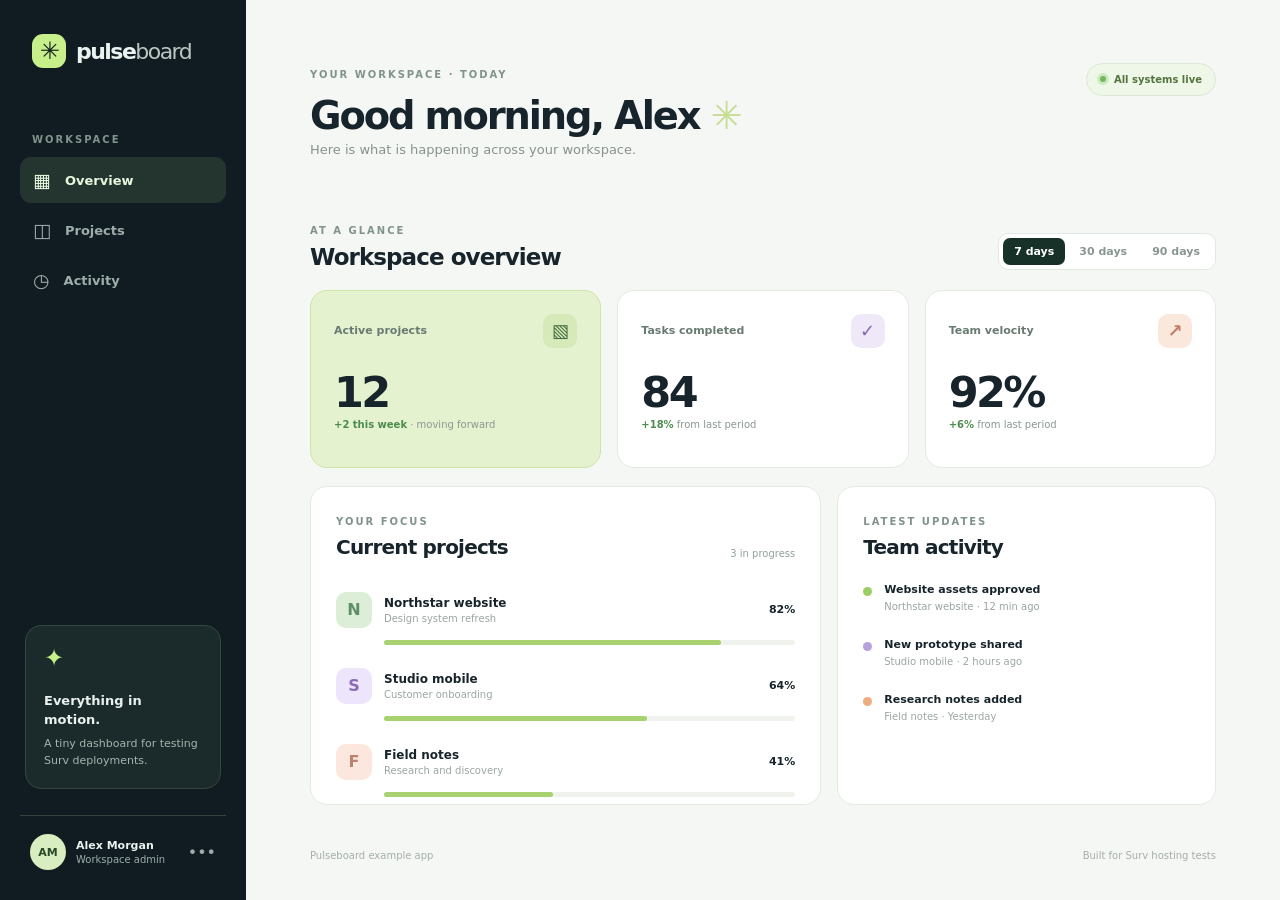
<file: examples/pulseboard/index.html>
<!doctype html>
<html lang="en">
  <head>
    <meta charset="utf-8">
    <meta name="viewport" content="width=device-width, initial-scale=1">
    <meta name="theme-color" content="#111b22">
    <title>Pulseboard — team overview</title>
    <link rel="stylesheet" href="assets/style.css">
    <script src="assets/app.js" defer></script>
  </head>
  <body>
    <div class="app-shell">
      <aside class="sidebar">
        <a class="brand" href="./" aria-label="Pulseboard home"><span class="brand-icon">✳</span><span>pulse<span class="brand-light">board</span></span></a>
        <p class="nav-label">WORKSPACE</p>
        <nav aria-label="Main navigation">
          <a class="nav-item active" href="#overview"><span>▦</span> Overview</a>
          <a class="nav-item" href="#projects"><span>◫</span> Projects</a>
          <a class="nav-item" href="#activity"><span>◷</span> Activity</a>
        </nav>
        <div class="sidebar-note"><span class="note-spark">✦</span><strong>Everything in motion.</strong><p>A tiny dashboard for testing Surv deployments.</p></div>
        <div class="profile"><span class="avatar">AM</span><span><strong>Alex Morgan</strong><small>Workspace admin</small></span><span class="profile-dots">•••</span></div>
      </aside>
      <main id="overview" class="main-content">
        <header class="topbar"><div><span class="eyebrow">YOUR WORKSPACE · TODAY</span><h1>Good morning, Alex <span class="wave">✳</span></h1><p>Here is what is happening across your workspace.</p></div><span class="live-badge"><i></i> All systems live</span></header>
        <section class="overview-head" aria-label="Overview controls"><div><span class="eyebrow">AT A GLANCE</span><h2>Workspace overview</h2></div><div class="range-switch" role="group" aria-label="Date range"><button type="button" data-range="7" aria-pressed="true">7 days</button><button type="button" data-range="30" aria-pressed="false">30 days</button><button type="button" data-range="90" aria-pressed="false">90 days</button></div></section>
        <section class="stats" aria-label="Key metrics"><article class="stat-card accent"><div class="stat-top"><span>Active projects</span><span class="stat-icon">▧</span></div><strong id="projects-value">12</strong><p><span id="projects-change">+2 this week</span> · moving forward</p></article><article class="stat-card"><div class="stat-top"><span>Tasks completed</span><span class="stat-icon violet">✓</span></div><strong id="tasks-value">84</strong><p><span id="tasks-change">+18%</span> from last period</p></article><article class="stat-card"><div class="stat-top"><span>Team velocity</span><span class="stat-icon peach">↗</span></div><strong id="velocity-value">92%</strong><p><span id="velocity-change">+6%</span> from last period</p></article></section>
        <div class="content-grid"><section id="projects" class="panel"><div class="panel-heading"><div><span class="eyebrow">YOUR FOCUS</span><h2>Current projects</h2></div><span class="panel-count">3 in progress</span></div><div class="project-row"><span class="project-mark mint">N</span><div><strong>Northstar website</strong><small>Design system refresh</small></div><span class="project-progress">82%</span></div><div class="progress-track"><i style="width:82%"></i></div><div class="project-row"><span class="project-mark lavender">S</span><div><strong>Studio mobile</strong><small>Customer onboarding</small></div><span class="project-progress">64%</span></div><div class="progress-track"><i style="width:64%"></i></div><div class="project-row"><span class="project-mark coral">F</span><div><strong>Field notes</strong><small>Research and discovery</small></div><span class="project-progress">41%</span></div><div class="progress-track"><i style="width:41%"></i></div></section><section id="activity" class="panel activity-panel"><div class="panel-heading"><div><span class="eyebrow">LATEST UPDATES</span><h2>Team activity</h2></div></div><ol class="activity-list"><li><span class="activity-dot green"></span><div><strong>Website assets approved</strong><small>Northstar website · 12 min ago</small></div></li><li><span class="activity-dot purple"></span><div><strong>New prototype shared</strong><small>Studio mobile · 2 hours ago</small></div></li><li><span class="activity-dot orange"></span><div><strong>Research notes added</strong><small>Field notes · Yesterday</small></div></li></ol></section></div>
        <footer>Pulseboard example app <span>Built for Surv hosting tests</span></footer>
      </main>
    </div>
  </body>
</html>
</file>
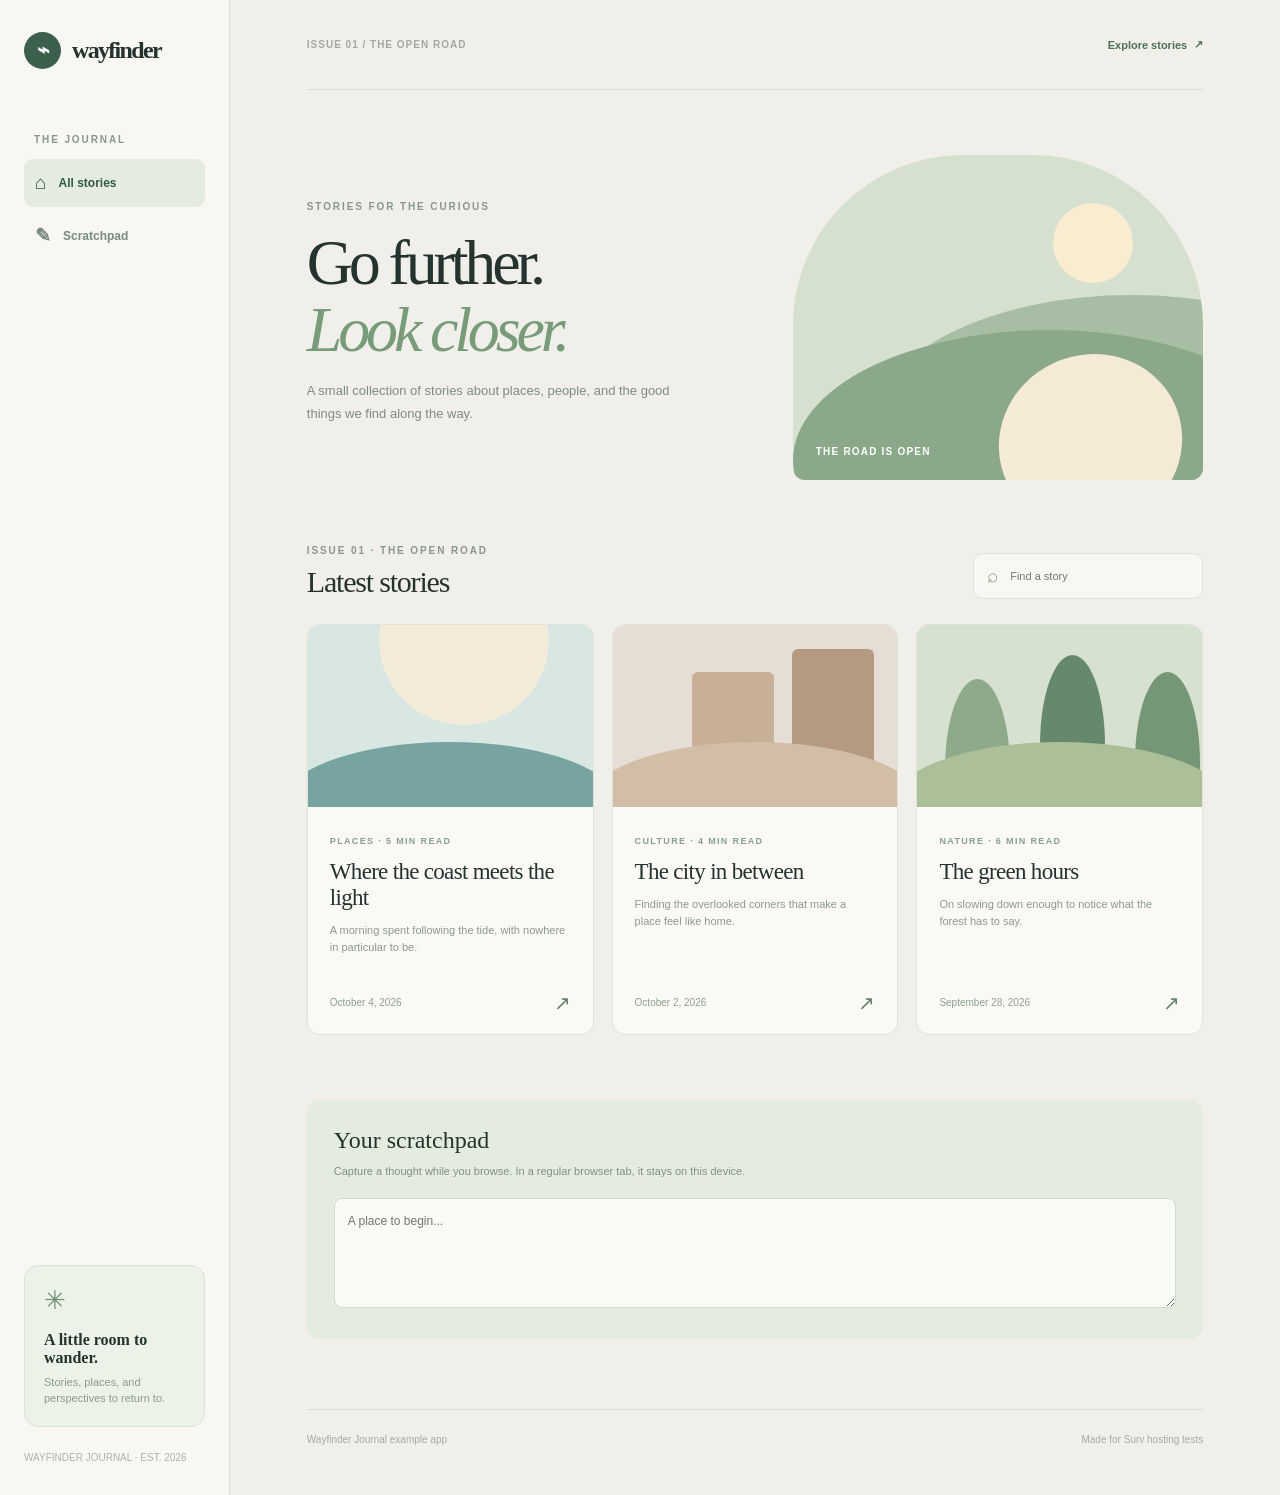
<file: examples/wayfinder-journal/index.html>
<!doctype html>
<html lang="en">
  <head>
    <meta charset="utf-8">
    <meta name="viewport" content="width=device-width, initial-scale=1">
    <meta name="theme-color" content="#f1efe9">
    <title>Wayfinder Journal — stories for the curious</title>
    <style>
      :root { font-family: Arial, Helvetica, sans-serif; color: #24332e; background: #f1efe9; }
      * { box-sizing: border-box; }
      html { scroll-behavior: smooth; }
      body { margin: 0; }
      button, input, textarea { font: inherit; }
      button { cursor: pointer; }
      a { color: inherit; text-decoration: none; }
      .shell { display: grid; grid-template-columns: 230px minmax(0, 1fr); min-height: 100vh; }
      .sidebar { display: flex; flex-direction: column; min-height: 100vh; padding: 32px 24px; border-right: 1px solid #deded6; background: #f8f7f2; }
      .brand { display: flex; align-items: center; gap: 11px; font-family: Georgia, serif; font-size: 24px; font-weight: bold; letter-spacing: -.07em; }
      .brand-mark { display: grid; place-items: center; width: 37px; height: 37px; border-radius: 50%; background: #3d604c; color: #fff; font-size: 21px; }
      .side-label, .eyebrow { color: #879889; font-size: 10px; font-weight: 800; letter-spacing: .19em; }
      .side-label { margin: 65px 10px 14px; }
      .side-nav { display: grid; gap: 4px; }
      .side-nav a { display: flex; align-items: center; gap: 12px; padding: 13px 11px; border-radius: 9px; color: #788b7e; font-size: 12px; font-weight: 700; }
      .side-nav a.active, .side-nav a:hover { background: #e4ebdf; color: #335b42; }
      .side-nav a span { font-size: 19px; }
      .side-note { margin-top: auto; padding: 19px; border: 1px solid #d9e1d4; border-radius: 14px; background: #edf2e9; }
      .side-note span { color: #6f9273; font-size: 26px; }
      .side-note strong { display: block; margin-top: 15px; font-family: Georgia, serif; font-size: 16px; }
      .side-note p { margin: 7px 0 0; color: #8a9a8c; font-size: 11px; line-height: 1.5; }
      .side-foot { margin-top: 25px; color: #acb4a9; font-size: 10px; }
      .main { min-width: 0; padding: 0 clamp(24px, 6vw, 80px) 50px; }
      .topbar { display: flex; justify-content: space-between; align-items: center; min-height: 90px; border-bottom: 1px solid #dcdfd5; }
      .topbar > span { color: #a0aa9e; font-size: 10px; font-weight: 700; letter-spacing: .1em; }
      .topbar button { display: flex; align-items: center; gap: 7px; padding: 8px 0; border: 0; background: transparent; color: #4c7156; font-size: 11px; font-weight: 700; }
      .page { max-width: 1100px; margin: 0 auto; }
      .home-hero { display: grid; grid-template-columns: 1fr .9fr; align-items: center; gap: 30px; padding: 65px 0 60px; }
      .home-hero h1, .article-header h1 { margin: 16px 0 17px; font-family: Georgia, serif; font-size: clamp(48px, 5vw, 80px); font-weight: 400; line-height: 1.04; letter-spacing: -.065em; }
      .home-hero h1 em, .article-header h1 em { color: #789b79; font-weight: 400; }
      .home-hero p { max-width: 390px; color: #7d8d80; font-size: 13px; line-height: 1.75; }
      .hero-visual { position: relative; min-height: 325px; overflow: hidden; border-radius: 170px 170px 12px 12px; background: #d6e0cf; }
      .hero-hill { position: absolute; bottom: -110px; width: 125%; height: 260px; border-radius: 50%; background: #8ba98a; }
      .hero-hill.back { right: -45%; bottom: -75px; background: #a7bea4; }
      .hero-sun { position: absolute; top: 48px; right: 70px; width: 80px; height: 80px; border-radius: 50%; background: #f9ecd1; }
      .hero-path { position: absolute; z-index: 2; right: 5%; bottom: -50px; width: 45%; height: 175px; transform: rotate(-25deg); border-radius: 50%; background: #f4ead5; }
      .hero-caption { position: absolute; z-index: 3; bottom: 23px; left: 23px; color: #fff; font-size: 10px; font-weight: 700; letter-spacing: .12em; }
      .section-header { display: flex; flex-wrap: wrap; align-items: end; justify-content: space-between; gap: 20px; margin-bottom: 25px; }
      .section-header h2 { margin: 7px 0 0; font-family: Georgia, serif; font-size: 30px; font-weight: 400; letter-spacing: -.04em; }
      .search { display: flex; align-items: center; gap: 10px; min-width: 230px; padding: 11px 13px; border: 1px solid #dbe1d7; border-radius: 9px; background: #f8f7f2; }
      .search span { color: #8aa18b; font-size: 19px; }
      .search input { width: 100%; border: 0; outline: 0; background: none; color: #24332e; font-size: 11px; }
      .entry-grid { display: grid; grid-template-columns: repeat(3, minmax(0, 1fr)); gap: 18px; }
      .entry-card { display: flex; flex-direction: column; min-width: 0; overflow: hidden; border: 1px solid #e0e3da; border-radius: 13px; background: #faf9f5; transition: transform .2s, box-shadow .2s; }
      .entry-card:hover { transform: translateY(-4px); box-shadow: 0 15px 35px #1f38201b; }
      .entry-image { position: relative; height: 182px; overflow: hidden; }
      .entry-image::before { content: ""; position: absolute; width: 170px; height: 170px; border-radius: 50%; background: #f5ebd9; left: 25%; top: -70px; }
      .entry-image::after { content: ""; position: absolute; width: 120%; height: 130px; border-radius: 50%; background: #779b83; bottom: -65px; left: -10%; }
      .entry-image.coast { background: #d8e7e2; }
      .entry-image.coast::after { background: #77a4a0; }
      .entry-image.city { background: #e6ded5; }
      .entry-image.city::before { border-radius: 6px; background: #c7af98; width: 82px; height: 160px; top: 47px; left: 28%; box-shadow: 100px -23px 0 #b59a82; }
      .entry-image.city::after { background: #d2bea7; }
      .entry-image.forest { background: #d7e1d0; }
      .entry-image.forest::before { width: 65px; height: 180px; top: 30px; left: 43%; border-radius: 50% 50% 10% 10%; background: #66896c; box-shadow: -95px 24px 0 #8eaa8a, 95px 17px 0 #759777; }
      .entry-image.forest::after { background: #abbf98; }
      .entry-card-copy { flex: 1; padding: 23px 22px; }
      .entry-card-copy small { color: #87a08b; font-size: 9px; font-weight: 800; letter-spacing: .15em; }
      .entry-card-copy h3 { margin: 11px 0; font-family: Georgia, serif; font-size: 23px; font-weight: 400; line-height: 1.12; letter-spacing: -.03em; }
      .entry-card-copy p { color: #8c9a8d; font-size: 11px; line-height: 1.6; }
      .entry-card-foot { display: flex; justify-content: space-between; align-items: center; padding: 0 22px 19px; color: #8da08f; font-size: 10px; }
      .entry-card-foot b { color: #64826b; font-size: 20px; font-weight: 400; }
      .no-results { padding: 40px; color: #829484; text-align: center; }
      .article-page { max-width: 780px; padding-top: 42px; }
      .back-link { display: inline-block; margin-bottom: 30px; color: #6b8f73; font-size: 11px; font-weight: 700; }
      .article-header { text-align: center; }
      .article-header h1 { font-size: clamp(44px, 5vw, 70px); }
      .article-header p { max-width: 500px; margin: 0 auto; color: #849286; font-size: 13px; line-height: 1.7; }
      .article-meta { display: flex; justify-content: center; gap: 14px; margin: 25px 0 33px; color: #95a498; font-size: 10px; font-weight: 700; }
      .article-banner { height: 320px; border-radius: 13px; }
      .article-banner.coast { background: linear-gradient(160deg, #d8e7e2 35%, #82aeac 35%, #82aeac 58%, #e9e6d8 58%); }
      .article-banner.city { background: linear-gradient(120deg, #e6ded5 25%, #c9b49e 25%, #c9b49e 50%, #a88f78 50%, #a88f78 70%, #e7d6bd 70%); }
      .article-banner.forest { background: radial-gradient(circle at 35% 75%, #7a9e80 0 20%, transparent 21%), radial-gradient(circle at 70% 25%, #9eb99c 0 24%, transparent 25%), #d8e5cf; }
      .article-body { max-width: 650px; margin: 46px auto; }
      .article-body p { margin: 0 0 25px; color: #5e7063; font-family: Georgia, serif; font-size: 19px; line-height: 1.85; }
      .article-body p:first-child::first-letter { float: left; padding-right: 8px; color: #577961; font-size: 62px; line-height: .9; }
      .article-actions { display: flex; justify-content: space-between; gap: 20px; padding: 22px 0; border-top: 1px solid #dae0d6; }
      .article-actions button { padding: 9px 13px; border: 1px solid #ccdbce; border-radius: 8px; background: #e4ecdf; color: #486f52; font-size: 11px; font-weight: 700; }
      .article-actions button.saved { background: #3d604c; color: #fff; }
      .scratchpad { margin-top: 65px; padding: 27px; border-radius: 13px; background: #e4ebdf; }
      .scratchpad h2 { margin: 0; font-family: Georgia, serif; font-size: 24px; font-weight: 400; }
      .scratchpad p { color: #819184; font-size: 11px; }
      .scratchpad textarea { width: 100%; min-height: 110px; margin-top: 10px; padding: 13px; resize: vertical; border: 1px solid #cfddcc; border-radius: 8px; outline-color: #80a186; background: #f8faf5; color: #24332e; font-size: 12px; line-height: 1.5; }
      .footer { display: flex; justify-content: space-between; gap: 20px; max-width: 1100px; margin: 70px auto 0; padding-top: 24px; border-top: 1px solid #d9dfd5; color: #a1ada2; font-size: 10px; }
      @media (max-width: 1050px) { .shell { grid-template-columns: 190px minmax(0, 1fr); } .entry-grid { grid-template-columns: repeat(2, minmax(0, 1fr)); } }
      @media (max-width: 700px) { .shell { display: block; } .sidebar { min-height: 0; padding: 17px 24px; border-right: 0; border-bottom: 1px solid #deded6; } .side-label, .side-nav, .side-note, .side-foot { display: none; } .main { padding: 0 22px 34px; } .topbar { min-height: 70px; } .home-hero { grid-template-columns: 1fr; padding: 42px 0; } .hero-visual { min-height: 250px; } .entry-grid { grid-template-columns: 1fr; } .section-header { align-items: stretch; flex-direction: column; } .article-banner { height: 220px; } .footer { flex-direction: column; } }
    </style>
  </head>
  <body>
    <div class="shell">
      <aside class="sidebar"><a id="home-brand" class="brand" href="./"><span class="brand-mark">⌁</span>wayfinder</a><p class="side-label">THE JOURNAL</p><nav class="side-nav" aria-label="Journal navigation"><a id="home-nav" href="./" class="active"><span>⌂</span> All stories</a><a id="scratchpad-nav" href="#scratchpad"><span>✎</span> Scratchpad</a></nav><div class="side-note"><span>✳</span><strong>A little room to wander.</strong><p>Stories, places, and perspectives to return to.</p></div><div class="side-foot">WAYFINDER JOURNAL · EST. 2026</div></aside>
      <div class="main"><header class="topbar"><span>ISSUE 01 / THE OPEN ROAD</span><button id="top-home" type="button">Explore stories <span aria-hidden="true">↗</span></button></header><main id="page" class="page"></main><footer class="footer"><span>Wayfinder Journal example app</span><span>Made for Surv hosting tests</span></footer></div>
    </div>
    <script>
      const entries = [
        { slug: "coastal-light", label: "PLACES · 5 MIN READ", title: "Where the coast meets the light", teaser: "A morning spent following the tide, with nowhere in particular to be.", style: "coast", date: "October 4, 2026", paragraphs: ["There is a moment just before the town wakes when the whole coast seems to belong to the light. The sea is quiet, the streets are still, and the air carries that small promise of a day not yet decided.", "We followed the path without a map. It curved past old stone walls, down to a sheltered cove, then up again toward a view that made every early step worthwhile.", "The best journeys are sometimes the ones we leave unfinished. They give us a reason to return."] },
        { slug: "city-in-between", label: "CULTURE · 4 MIN READ", title: "The city in between", teaser: "Finding the overlooked corners that make a place feel like home.", style: "city", date: "October 2, 2026", paragraphs: ["A city is more than the streets you can name. It is the bakery that opens before sunrise, the courtyard hidden behind an ordinary door, the familiar wave from a stranger you see each morning.", "We went looking for those quieter landmarks. They were not marked on any map, but each one held a small story of its own.", "Sometimes belonging begins with simply paying attention."] },
        { slug: "green-hours", label: "NATURE · 6 MIN READ", title: "The green hours", teaser: "On slowing down enough to notice what the forest has to say.", style: "forest", date: "September 28, 2026", paragraphs: ["The trail was soft underfoot, and the trees made a room of the morning. We walked slowly, letting the usual rush fall behind us.", "Every turn offered a new shade of green. There was no destination to reach, only the pleasure of being present for a little while.", "We came home carrying nothing but a calmer pace."] },
      ];
      const page = document.getElementById("page");
      const routePrefix = location.pathname.match(/^\/app\/[a-z0-9]{7}\/|^\/app-backups\/[a-z0-9]{7}\/[0-9a-f]{32}\//)?.[0] ?? "/";
      const saved = new Set();
      const routeFor = (slug) => `${routePrefix}entry/${slug}`;
      const currentSlug = () => location.pathname.slice(routePrefix.length).match(/^entry\/([^/]+)\/?$/)?.[1];
      function goHome() { history.pushState({}, "", routePrefix); render(); scrollTo(0, 0); }
      function openEntry(slug) { history.pushState({}, "", routeFor(slug)); render(); scrollTo(0, 0); }
      function renderHome() {
        page.innerHTML = `<section class="home-hero"><div><span class="eyebrow">STORIES FOR THE CURIOUS</span><h1>Go further.<br><em>Look closer.</em></h1><p>A small collection of stories about places, people, and the good things we find along the way.</p></div><div class="hero-visual" aria-hidden="true"><div class="hero-sun"></div><div class="hero-hill back"></div><div class="hero-hill"></div><div class="hero-path"></div><span class="hero-caption">THE ROAD IS OPEN</span></div></section><section aria-labelledby="latest-title"><div class="section-header"><div><span class="eyebrow">ISSUE 01 · THE OPEN ROAD</span><h2 id="latest-title">Latest stories</h2></div><label class="search"><span aria-hidden="true">⌕</span><input id="story-search" type="search" placeholder="Find a story" aria-label="Search stories"></label></div><div id="entry-grid" class="entry-grid"></div><p id="no-results" class="no-results" hidden>No stories match your search.</p></section><section id="scratchpad" class="scratchpad"><h2>Your scratchpad</h2><p>Capture a thought while you browse. In a regular browser tab, it stays on this device.</p><textarea id="notes" aria-label="Your scratchpad" placeholder="A place to begin..."></textarea></section>`;
        const search = document.getElementById("story-search");
        const grid = document.getElementById("entry-grid");
        function showEntries() {
          const query = search.value.trim().toLowerCase();
          const matches = entries.filter((entry) => `${entry.title} ${entry.label} ${entry.teaser}`.toLowerCase().includes(query));
          grid.innerHTML = matches.map((entry) => `<a class="entry-card" href="${routeFor(entry.slug)}" data-entry="${entry.slug}"><div class="entry-image ${entry.style}" aria-hidden="true"></div><div class="entry-card-copy"><small>${entry.label}</small><h3>${entry.title}</h3><p>${entry.teaser}</p></div><div class="entry-card-foot"><span>${entry.date}</span><b aria-hidden="true">↗</b></div></a>`).join("");
          document.getElementById("no-results").hidden = matches.length > 0;
          grid.querySelectorAll("[data-entry]").forEach((link) => link.addEventListener("click", (event) => { event.preventDefault(); openEntry(link.dataset.entry); }));
        }
        search.addEventListener("input", showEntries);
        showEntries();
        const notes = document.getElementById("notes");
        try { notes.value = localStorage.getItem("wayfinder-notes") ?? ""; } catch { /* Sandboxed previews may not expose storage. */ }
        notes.addEventListener("input", () => { try { localStorage.setItem("wayfinder-notes", notes.value); } catch { /* Keep the current text visible. */ } });
      }
      function renderArticle(entry) {
        page.innerHTML = `<article class="article-page"><a class="back-link" href="${routePrefix}" id="article-back">← All stories</a><header class="article-header"><span class="eyebrow">${entry.label}</span><h1>${entry.title}</h1><p>${entry.teaser}</p><div class="article-meta"><span>${entry.date}</span><span>·</span><span>WAYFINDER JOURNAL</span></div></header><div class="article-banner ${entry.style}" role="img" aria-label="Abstract landscape illustration"></div><div class="article-body">${entry.paragraphs.map((paragraph) => `<p>${paragraph}</p>`).join("")}</div><div class="article-actions"><a class="back-link" href="${routePrefix}" id="article-end-back">← Back to all stories</a><button id="save-entry" class="${saved.has(entry.slug) ? "saved" : ""}" type="button">${saved.has(entry.slug) ? "Saved to favorites" : "Save story"}</button></div></article>`;
        ["article-back", "article-end-back"].forEach((id) => document.getElementById(id).addEventListener("click", (event) => { event.preventDefault(); goHome(); }));
        document.getElementById("save-entry").addEventListener("click", (event) => { if (saved.has(entry.slug)) saved.delete(entry.slug); else saved.add(entry.slug); event.currentTarget.classList.toggle("saved", saved.has(entry.slug)); event.currentTarget.textContent = saved.has(entry.slug) ? "Saved to favorites" : "Save story"; });
      }
      function render() {
        const entry = entries.find((item) => item.slug === currentSlug());
        if (entry) renderArticle(entry); else renderHome();
        document.getElementById("home-nav").classList.toggle("active", !entry);
        document.title = entry ? `${entry.title} — Wayfinder Journal` : "Wayfinder Journal — stories for the curious";
      }
      document.getElementById("home-brand").href = routePrefix;
      document.getElementById("home-nav").href = routePrefix;
      document.getElementById("scratchpad-nav").href = `${routePrefix}#scratchpad`;
      document.getElementById("home-brand").addEventListener("click", (event) => { event.preventDefault(); goHome(); });
      document.getElementById("home-nav").addEventListener("click", (event) => { event.preventDefault(); goHome(); });
      document.getElementById("scratchpad-nav").addEventListener("click", (event) => { event.preventDefault(); if (currentSlug()) goHome(); history.replaceState({}, "", `${routePrefix}#scratchpad`); document.getElementById("scratchpad").scrollIntoView(); });
      document.getElementById("top-home").addEventListener("click", goHome);
      addEventListener("popstate", render);
      render();
    </script>
  </body>
</html>
</file>
<file: examples/pulseboard/assets/style.css>
:root{font-family:"DM Sans",system-ui,sans-serif;color:#17242b;background:#f5f7f4}*{box-sizing:border-box}body{margin:0}a{color:inherit;text-decoration:none}button{font:inherit;cursor:pointer}.app-shell{display:grid;grid-template-columns:246px minmax(0,1fr);min-height:100vh}.sidebar{display:flex;flex-direction:column;background:#111b22;color:#e9f2ee;padding:30px 20px}.brand{display:flex;align-items:center;gap:10px;padding:4px 12px;font-family:Outfit,system-ui,sans-serif;font-size:22px;font-weight:800;letter-spacing:-.07em}.brand-icon{display:grid;place-items:center;width:34px;height:34px;border-radius:11px;background:#c7ef8a;color:#162320;font-size:24px}.brand-light{font-weight:400;color:#b9c7c1}.nav-label,.eyebrow{font-size:10px;font-weight:800;letter-spacing:.2em;color:#81948b}.nav-label{margin:62px 12px 12px}.sidebar nav{display:grid;gap:4px}.nav-item{display:flex;align-items:center;gap:14px;padding:12px 13px;border-radius:11px;color:#9cadab;font-size:13px;font-weight:700}.nav-item span{font-size:19px}.nav-item:hover,.nav-item.active{background:#24352f;color:#e9f8de}.sidebar-note{margin:auto 5px 26px;padding:18px;border:1px solid #34473e;border-radius:16px;background:#1b2b2b}.note-spark{display:block;margin-bottom:18px;color:#c7ef8a;font-size:24px}.sidebar-note strong{font-size:13px}.sidebar-note p{margin:7px 0 0;color:#a6b4af;font-size:11px;line-height:1.6}.profile{display:flex;align-items:center;gap:10px;padding:18px 10px 0;border-top:1px solid #34423e}.avatar{display:grid;place-items:center;width:36px;height:36px;border-radius:50%;background:#d8eec0;color:#294729;font-size:11px;font-weight:800}.profile strong,.profile small{display:block}.profile strong{font-size:11px}.profile small{margin-top:2px;color:#9cadab;font-size:10px}.profile-dots{margin-left:auto;color:#9cadab}.main-content{max-width:1440px;width:100%;margin:auto;padding:48px clamp(22px,5vw,70px) 25px}.topbar{display:flex;align-items:flex-start;justify-content:space-between;gap:20px}.topbar h1{margin:11px 0 4px;font-family:Outfit,system-ui,sans-serif;font-size:clamp(31px,3vw,42px);letter-spacing:-.055em}.topbar p{margin:0;color:#87918e;font-size:13px}.wave{color:#c6dd93}.live-badge{display:flex;align-items:center;gap:8px;white-space:nowrap;padding:10px 13px;border:1px solid #dbe8d3;border-radius:100px;background:#eff8e8;color:#55733e;font-size:10px;font-weight:700}.live-badge i{width:6px;height:6px;border-radius:50%;background:#76b65e;box-shadow:0 0 0 3px #ccebc1}.overview-head{display:flex;align-items:end;justify-content:space-between;gap:20px;margin:62px 0 20px}.overview-head h2,.panel h2{margin:6px 0 0;font-family:Outfit,system-ui,sans-serif;letter-spacing:-.04em}.overview-head h2{font-size:23px}.range-switch{display:flex;gap:3px;padding:4px;border:1px solid #e2e9e2;border-radius:10px;background:white}.range-switch button{padding:7px 11px;border:0;border-radius:7px;background:transparent;color:#8a9690;font-size:11px;font-weight:700}.range-switch button[aria-pressed="true"]{background:#173128;color:white}.stats{display:grid;grid-template-columns:repeat(3,minmax(0,1fr));gap:16px}.stat-card{min-height:178px;padding:23px;border:1px solid #e4e9e2;border-radius:17px;background:white}.stat-card.accent{border-color:#cfe4a7;background:#e5f2cf}.stat-top{display:flex;align-items:center;justify-content:space-between;color:#687a71;font-size:11px;font-weight:700}.stat-icon{display:grid;place-items:center;width:34px;height:34px;border-radius:10px;background:#d5eab8;color:#45683e;font-size:18px}.stat-icon.violet{background:#eee8f9;color:#8867af}.stat-icon.peach{background:#fae8dc;color:#bd8066}.stat-card strong{display:block;margin:19px 0 2px;font-family:Outfit,system-ui,sans-serif;font-size:43px;letter-spacing:-.06em}.stat-card p{margin:0;color:#8b9790;font-size:10px}.stat-card p span{color:#4c8c4d;font-weight:800}.content-grid{display:grid;grid-template-columns:1.35fr 1fr;gap:16px;margin-top:18px}.panel{min-width:0;border:1px solid #e4e9e2;border-radius:17px;background:white}.panel-heading{display:flex;align-items:end;justify-content:space-between;padding:23px 25px 17px}.panel h2{font-size:20px}.panel-count{color:#91a198;font-size:10px}.project-row{display:flex;align-items:center;gap:12px;padding:16px 25px 8px}.project-mark{display:grid;place-items:center;width:36px;height:36px;flex:none;border-radius:10px;font-weight:800}.project-mark.mint{background:#dcedd8;color:#5d9067}.project-mark.lavender{background:#ede5fb;color:#8b6bb1}.project-mark.coral{background:#fce7df;color:#bf816f}.project-row div{min-width:0;flex:1}.project-row strong,.project-row small{display:block}.project-row strong{font-size:12px}.project-row small{margin-top:3px;color:#9ba6a0;font-size:10px}.project-progress{font-size:11px;font-weight:800}.progress-track{height:5px;margin:4px 25px 7px 73px;border-radius:5px;background:#eff2ed}.progress-track i{display:block;height:100%;border-radius:5px;background:#a8d16f}.activity-list{display:grid;gap:26px;margin:7px 25px 25px;padding:0;list-style:none}.activity-list li{display:flex;align-items:flex-start;gap:12px}.activity-dot{width:9px;height:9px;flex:none;margin-top:4px;border-radius:50%}.activity-dot.green{background:#9bcf65}.activity-dot.purple{background:#b7a1dd}.activity-dot.orange{background:#eead81}.activity-list strong,.activity-list small{display:block}.activity-list strong{font-size:11px}.activity-list small{margin-top:5px;color:#9ba6a0;font-size:10px}footer{display:flex;justify-content:space-between;gap:10px;margin-top:45px;color:#a4aea8;font-size:10px}@media(max-width:1050px){.app-shell{grid-template-columns:200px minmax(0,1fr)}.content-grid{grid-template-columns:1fr}.sidebar{padding-inline:14px}}@media(max-width:700px){.app-shell{display:block}.sidebar{display:block;padding:15px 20px}.brand{padding:0}.sidebar .nav-label,.sidebar nav,.sidebar-note,.profile{display:none}.main-content{padding:30px 20px}.topbar{display:block}.live-badge{width:max-content;margin-top:17px}.overview-head{align-items:start;flex-direction:column;margin-top:39px}.stats{grid-template-columns:1fr}.stat-card{min-height:145px}.stat-card strong{margin-top:12px}.content-grid{grid-template-columns:1fr}footer{flex-direction:column}}
</file>
